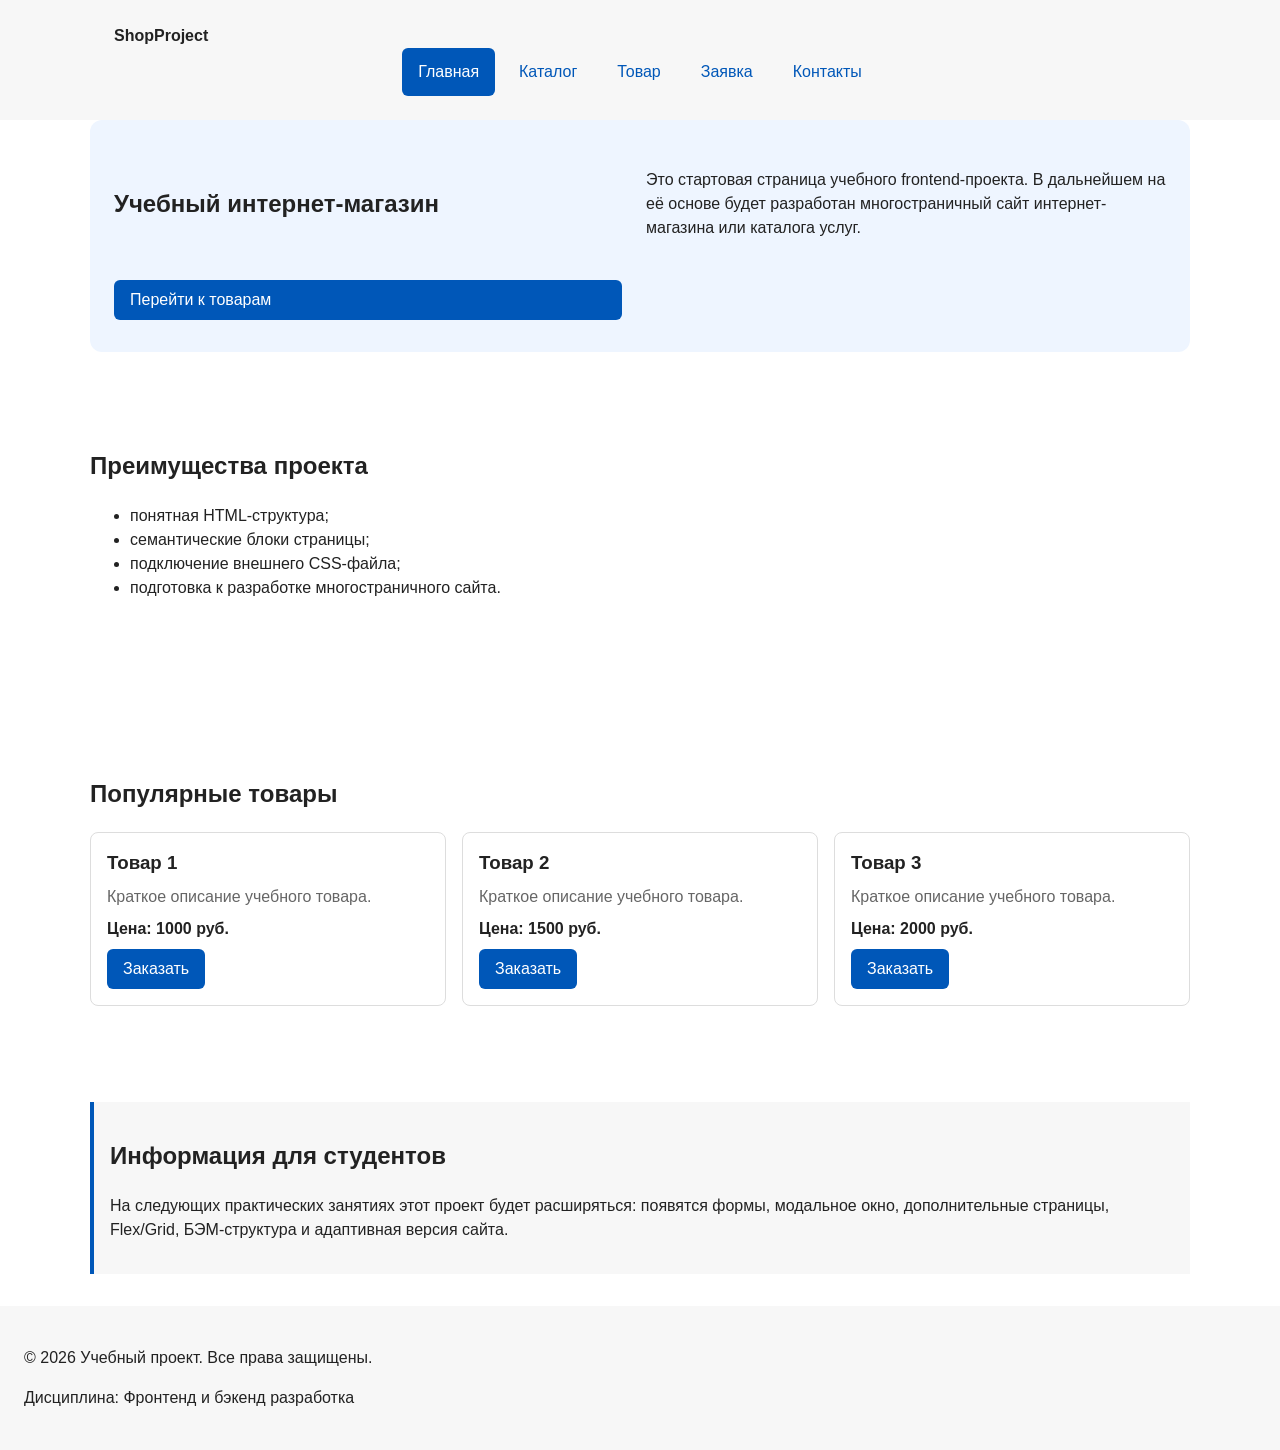
<file: index.html>
<!DOCTYPE html>
<html lang="ru">
<head>
  <meta charset="UTF-8">
  <meta name="viewport" content="width=device-width, initial-scale=1.0">
  <title>Учебный интернет-магазин</title>
  <link rel="stylesheet" href="css/style.css">
  <!-- Подключение адаптивных стилей КР №3 -->
  <link rel="stylesheet" href="css/responsive.css">
  <script src="js/main.js" defer></script>
</head>
<body>
  <!-- Ссылка для пропуска навигации (A11y) -->
  <a class="skip-link" href="#main">Перейти к основному содержимому</a>

  <header class="site-header">
      <div class="site-header__inner">
          <a class="site-header__logo" href="index.html">ShopProject</a>
          <nav class="site-nav" aria-label="Основная навигация">
              <ul class="site-nav__list">
                  <li class="site-nav__item">
                      <!-- Добавлен aria-current="page" -->
                      <a class="site-nav__link site-nav__link--active" href="index.html" aria-current="page">Главная</a>
                  </li>
                  <li class="site-nav__item">
                      <a class="site-nav__link" href="catalog.html">Каталог</a>
                  </li>
                  <li class="site-nav__item">
                      <a class="site-nav__link" href="product.html">Товар</a>
                  </li>
                  <li class="site-nav__item">
                      <a class="site-nav__link" href="order.html">Заявка</a>
                  </li>
                  <li class="site-nav__item">
                      <a class="site-nav__link" href="contacts.html">Контакты</a>
                  </li>
              </ul>
          </nav>
      </div>
  </header>

  <!-- Добавлен id="main" -->
  <main id="main">
      <section class="hero">
          <h1>Учебный интернет-магазин</h1>
          <p>
              Это стартовая страница учебного frontend-проекта.
              В дальнейшем на её основе будет разработан многостраничный сайт интернет-магазина или каталога услуг.
          </p>
          <a class="button button--primary" href="#popular">Перейти к товарам</a>
      </section>

      <section class="section" id="advantages">
          <h2>Преимущества проекта</h2>
          <ul class="advantages-list">
              <li>понятная HTML-структура;</li>
              <li>семантические блоки страницы;</li>
              <li>подключение внешнего CSS-файла;</li>
              <li>подготовка к разработке многостраничного сайта.</li>
          </ul>
      </section>

      <section class="section" id="popular">
          <h2>Популярные товары</h2>

            <div class="products-grid">
              <article class="product-card">
                <h3 class="product-card__title">Товар 1</h3>
                <p class="product-card__description">Краткое описание учебного товара.</p>
                <p class="product-card__price">Цена: 1000 руб.</p>
                <button class="button button--primary product-card__button" type="button" data-product="Товар 1">
                  Заказать
                </button>
              </article>

              <article class="product-card">
                <h3 class="product-card__title">Товар 2</h3>
                <p class="product-card__description">Краткое описание учебного товара.</p>
                <p class="product-card__price">Цена: 1500 руб.</p>
                <button class="button button--primary product-card__button" type="button" data-product="Товар 2">
                  Заказать
                </button>
              </article>

              <article class="product-card">
                <h3 class="product-card__title">Товар 3</h3>
                <p class="product-card__description">Краткое описание учебного товара.</p>
                <p class="product-card__price">Цена: 2000 руб.</p>
                <button class="button button--primary product-card__button" type="button" data-product="Товар 3">
                  Заказать
                </button>
              </article>
            </div>
      </section>

      <aside class="aside-info">
          <h2>Информация для студентов</h2>
          <p>
              На следующих практических занятиях этот проект будет расширяться:
              появятся формы, модальное окно, дополнительные страницы, Flex/Grid,
              БЭМ-структура и адаптивная версия сайта.
          </p>
      </aside>
  </main>

  <footer id="contacts">
      <p>&copy; 2026 Учебный проект. Все права защищены.</p>
      <p>Дисциплина: Фронтенд и бэкенд разработка</p>
  </footer>

  <dialog class="order-dialog" id="order-dialog" aria-labelledby="order-dialog-title">
      <h2 class="order-dialog__title" id="order-dialog-title">Оформление заявки</h2>

      <form class="order-form" id="order-form" action="#" method="post" novalidate>
          <input id="selected-product" name="selected-product" type="hidden">

          <div class="order-form__field">
              <label class="order-form__label" for="order-name">Имя</label>
              <input class="order-form__input" id="order-name" name="name" type="text" placeholder="Введите ваше имя" minlength="2" autocomplete="given-name" required>
          </div>

          <div class="order-form__field">
              <label class="order-form__label" for="order-email">E-mail</label>
              <input class="order-form__input" id="order-email" name="email" type="email" placeholder="example@mail.ru" autocomplete="email" required>
          </div>

          <div class="order-form__field">
              <label class="order-form__label" for="order-phone">Телефон</label>
              <input class="order-form__input" id="order-phone" name="phone" type="tel" inputmode="tel" placeholder="+7 (900) 000-00-00" pattern="^\+7 \(\d{3}\) \d{3}-\d{2}-\d{2}$" required>
              <small>Формат: +7 (900) 000-00-00</small>
          </div>

          <div class="order-form__field">
              <label class="order-form__label" for="order-date">Дата связи</label>
              <input class="order-form__input" id="order-date" name="date" type="date">
          </div>

          <div class="order-form__field">
              <label class="order-form__label" for="order-topic">Тема заявки</label>
              <select class="order-form__select" id="order-topic" name="topic" required>
                  <option value="">Выберите тему</option>
                  <option value="product">Заказ товара</option>
                  <option value="consultation">Консультация</option>
                  <option value="delivery">Доставка</option>
              </select>
          </div>

          <div class="order-form__field">
              <label class="order-form__label" for="order-comment">Комментарий</label>
              <textarea class="order-form__textarea" id="order-comment" name="comment" rows="4" placeholder="Укажите дополнительную информацию"></textarea>
          </div>

          <div class="order-form__field order-form__field--checkbox">
              <label>
                  <input id="order-agreement" name="agreement" type="checkbox" required>
                  Я согласен на обработку данных
              </label>
          </div>

          <div class="order-form__actions">
              <!-- Добавлен aria-label для доступности -->
              <button class="button button--secondary" type="button" id="close-order-dialog" aria-label="Закрыть модальное окно">Закрыть</button>
              <button class="button button--primary" type="submit">Отправить заявку</button>
          </div>
      </form>
  </dialog>

  <p class="success-message" id="success-message" hidden>
      Форма успешно отправлена!
  </p>
</body>
</html>
</file>
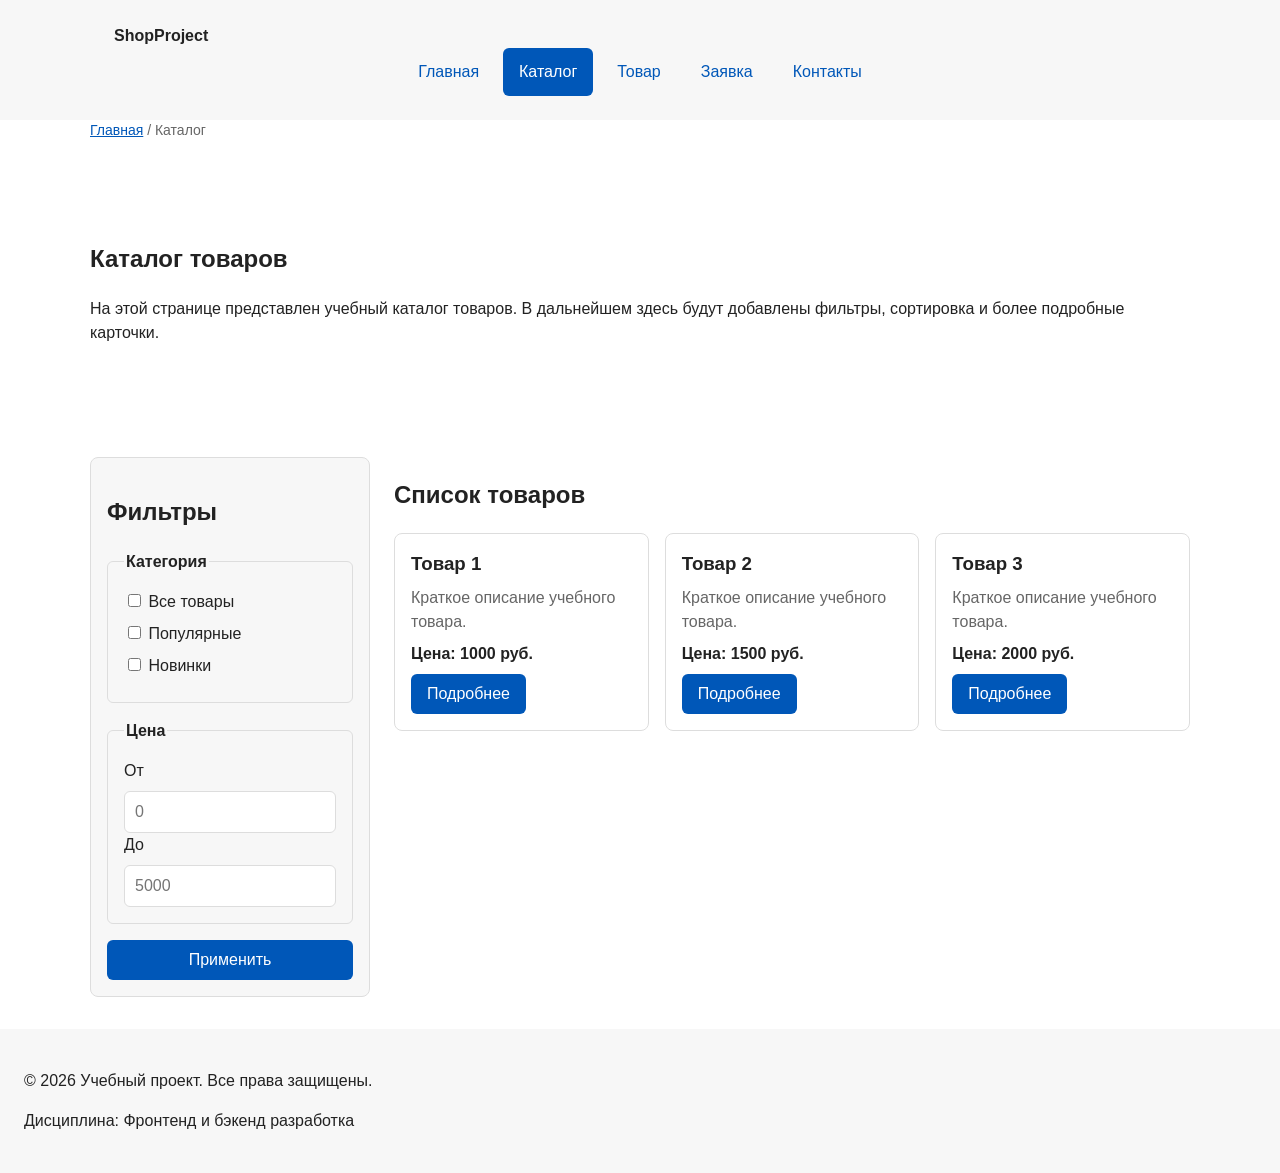
<file: catalog.html>
<!DOCTYPE html>
<html lang="ru">
<head>
  <meta charset="UTF-8">
  <meta name="viewport" content="width=device-width, initial-scale=1.0">
  <meta name="description" content="Каталог товаров учебного интернет-магазина.">
  <title>Каталог товаров — Учебный интернет-магазин</title>
  <link rel="stylesheet" href="css/style.css">
  <!-- Подключение адаптивных стилей КР №3 -->
  <link rel="stylesheet" href="css/responsive.css">
</head>
<body>
  <!-- Ссылка для пропуска навигации (A11y) -->
  <a class="skip-link" href="#main">Перейти к основному содержимому</a>

  <header class="site-header">
      <div class="site-header__inner">
          <a class="site-header__logo" href="index.html">ShopProject</a>
          <nav class="site-nav" aria-label="Основная навигация">
              <ul class="site-nav__list">
                  <li class="site-nav__item">
                      <a class="site-nav__link" href="index.html">Главная</a>
                  </li>
                  <li class="site-nav__item">
                      <!-- Добавлен aria-current="page" -->
                      <a class="site-nav__link site-nav__link--active" href="catalog.html" aria-current="page">Каталог</a>
                  </li>
                  <li class="site-nav__item">
                      <a class="site-nav__link" href="product.html">Товар</a>
                  </li>
                  <li class="site-nav__item">
                      <a class="site-nav__link" href="order.html">Заявка</a>
                  </li>
                  <li class="site-nav__item">
                      <a class="site-nav__link" href="contacts.html">Контакты</a>
                  </li>
              </ul>
          </nav>
      </div>
  </header>

  <!-- Добавлен id="main" -->
  <main id="main">
    <!-- Исправленные хлебные крошки (БЭМ) -->
    <nav class="breadcrumbs" aria-label="Хлебные крошки">
      <a class="breadcrumbs__link" href="index.html">Главная</a>
      <span class="breadcrumbs__current">Каталог</span>
    </nav>

    <section class="section">
      <h1>Каталог товаров</h1>
      <p>
        На этой странице представлен учебный каталог товаров.
        В дальнейшем здесь будут добавлены фильтры, сортировка и более
        подробные карточки.
      </p>
    </section>
    
    <section class="catalog-layout">
      <aside class="catalog-filters">
        <h2>Фильтры</h2>

        <form class="filters-form" action="#" method="get">
          <fieldset>
            <legend>Категория</legend>
            <label>
              <input type="checkbox" name="category" value="all">
              Все товары
            </label>
            <label>
              <input type="checkbox" name="category" value="popular">
              Популярные
            </label>
            <label>
              <input type="checkbox" name="category" value="new">
              Новинки
            </label>
          </fieldset>

          <fieldset>
            <legend>Цена</legend>
            <label for="price-from">От</label>
            <input id="price-from" name="price-from" type="number" min="0" placeholder="0">
            <label for="price-to">До</label>
            <input id="price-to" name="price-to" type="number" min="0" placeholder="5000">
          </fieldset>

          <!-- Модификатор для кнопки -->
          <button class="button button--primary" type="submit">Применить</button>
        </form>
      </aside>

      <section class="catalog-products">
        <h2>Список товаров</h2>

        <div class="products-grid">
          
          <!-- Товар 1 -->
          <article class="product-card">
            <h3 class="product-card__title">Товар 1</h3>
            <p class="product-card__description">Краткое описание учебного товара.</p>
            <p class="product-card__price">Цена: 1000 руб.</p>
            <a class="button button--primary product-card__button" href="product.html">Подробнее</a>
          </article>

          <!-- Товар 2 -->
          <article class="product-card">
            <h3 class="product-card__title">Товар 2</h3>
            <p class="product-card__description">Краткое описание учебного товара.</p>
            <p class="product-card__price">Цена: 1500 руб.</p>
            <a class="button button--primary product-card__button" href="product.html">Подробнее</a>
          </article>

          <!-- Товар 3 -->
          <article class="product-card">
            <h3 class="product-card__title">Товар 3</h3>
            <p class="product-card__description">Краткое описание учебного товара.</p>
            <p class="product-card__price">Цена: 2000 руб.</p>
            <a class="button button--primary product-card__button" href="product.html">Подробнее</a>
          </article>

        </div>
      </section>
    </section>
  </main>

  <footer>
    <p>&copy; 2026 Учебный проект. Все права защищены.</p>
    <p>Дисциплина: Фронтенд и бэкенд разработка</p>
  </footer>
</body>
</html>
</file>
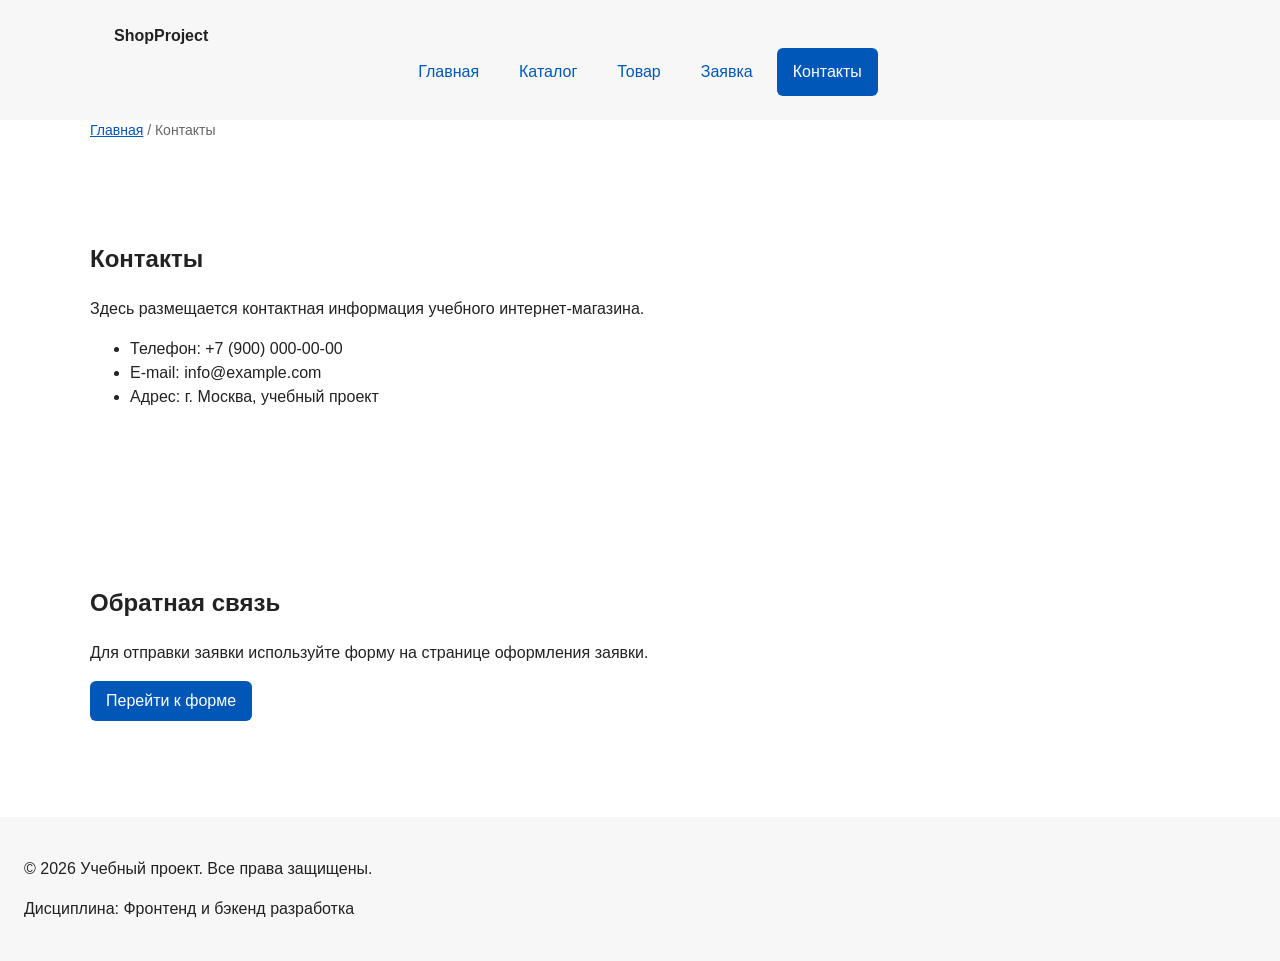
<file: contacts.html>
<!DOCTYPE html>
<html lang="ru">
<head>
  <meta charset="UTF-8">
  <meta name="viewport" content="width=device-width, initial-scale=1.0">
  <meta name="description" content="Контактная информация учебного интернет-магазина.">
  <title>Контакты — Учебный интернет-магазин</title>
  <link rel="stylesheet" href="css/style.css">
  <!-- Подключение адаптивных стилей КР №3 -->
  <link rel="stylesheet" href="css/responsive.css">
</head>
<body>
  <!-- Ссылка для пропуска навигации (A11y) -->
  <a class="skip-link" href="#main">Перейти к основному содержимому</a>

  <header class="site-header">
      <div class="site-header__inner">
          <a class="site-header__logo" href="index.html">ShopProject</a>
          <nav class="site-nav" aria-label="Основная навигация">
              <ul class="site-nav__list">
                  <li class="site-nav__item">
                      <a class="site-nav__link" href="index.html">Главная</a>
                  </li>
                  <li class="site-nav__item">
                      <a class="site-nav__link" href="catalog.html">Каталог</a>
                  </li>
                  <li class="site-nav__item">
                      <a class="site-nav__link" href="product.html">Товар</a>
                  </li>
                  <li class="site-nav__item">
                      <a class="site-nav__link" href="order.html">Заявка</a>
                  </li>
                  <li class="site-nav__item">
                      <!-- Добавлен aria-current="page" -->
                      <a class="site-nav__link site-nav__link--active" href="contacts.html" aria-current="page">Контакты</a>
                  </li>
              </ul>
          </nav>
      </div>
  </header>

  <!-- Добавлен id="main" -->
  <main id="main">
    <!-- Исправленные хлебные крошки (БЭМ) -->
    <nav class="breadcrumbs" aria-label="Хлебные крошки">
      <a class="breadcrumbs__link" href="index.html">Главная</a>
      <span class="breadcrumbs__current">Контакты</span>
    </nav>

    <section class="section">
      <h1>Контакты</h1>
      <p>
        Здесь размещается контактная информация учебного интернет-магазина.
      </p>

      <ul>
        <li>Телефон: +7 (900) 000-00-00</li>
        <li>E-mail: info@example.com</li>
        <li>Адрес: г. Москва, учебный проект</li>
      </ul>
    </section>

    <section class="section" id="feedback">
      <h2>Обратная связь</h2>
      <p>
        Для отправки заявки используйте форму на странице оформления заявки.
      </p>
      <!-- Обновили ссылку и класс кнопки -->
      <a class="button button--primary" href="order.html">Перейти к форме</a>
    </section>
  </main>

  <footer>
    <p>&copy; 2026 Учебный проект. Все права защищены.</p>
    <p>Дисциплина: Фронтенд и бэкенд разработка</p>
  </footer>
</body>
</html>
</file>
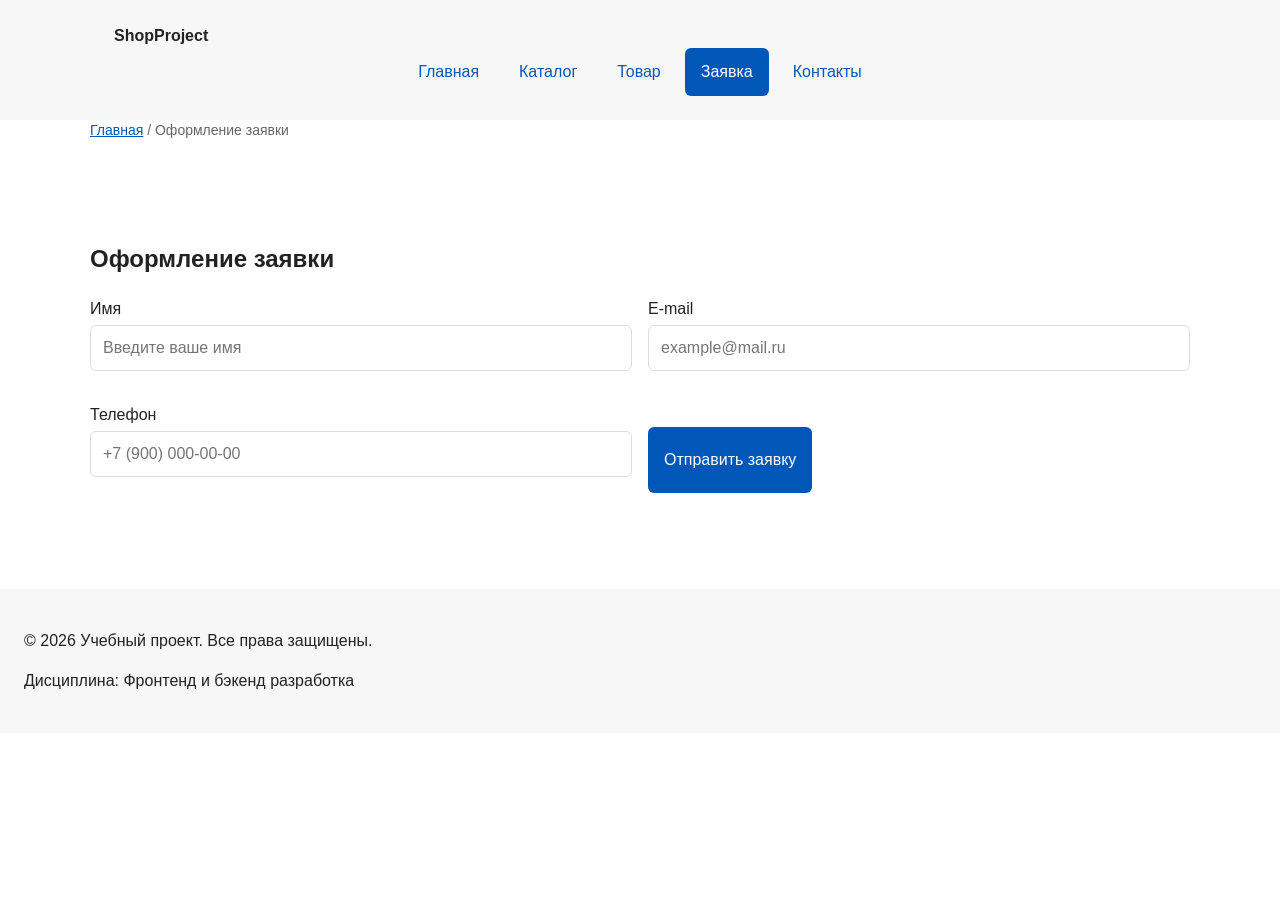
<file: order.html>
<!DOCTYPE html>
<html lang="ru">
<head>
  <meta charset="UTF-8">
  <meta name="viewport" content="width=device-width, initial-scale=1.0">
  <meta name="description" content="Оформление заявки в учебном интернет-магазине.">
  <title>Оформление заявки — Учебный интернет-магазин</title>
  <link rel="stylesheet" href="css/style.css">
  <!-- Подключение адаптивных стилей КР №3 -->
  <link rel="stylesheet" href="css/responsive.css">
</head>
<body>
  <header class="site-header">
      <div class="site-header__inner">
          <a class="site-header__logo" href="index.html">ShopProject</a>
          <nav class="site-nav" aria-label="Основная навигация">
              <ul class="site-nav__list">
                  <li class="site-nav__item"><a class="site-nav__link" href="index.html">Главная</a></li>
                  <li class="site-nav__item"><a class="site-nav__link" href="catalog.html">Каталог</a></li>
                  <li class="site-nav__item"><a class="site-nav__link" href="product.html">Товар</a></li>
                  <li class="site-nav__item"><a class="site-nav__link site-nav__link--active" href="order.html">Заявка</a></li>
                  <li class="site-nav__item"><a class="site-nav__link" href="contacts.html">Контакты</a></li>
              </ul>
          </nav>
      </div>
  </header>
 
  <main>
    <nav class="breadcrumbs" aria-label="Хлебные крошки">
      <a class="breadcrumbs__link" href="index.html">Главная</a>
      <span class="breadcrumbs__current">Оформление заявки</span>
    </nav>

    <section class="section">
      <h1>Оформление заявки</h1>
      
      <!-- Сюда мы вставим форму, которую вы делали в модальном окне -->
      <form class="order-form" action="#" method="post" novalidate>
          
          <div class="order-form__field">
              <label class="order-form__label" for="order-name">Имя</label>
              <input class="order-form__input" id="order-name" name="name" type="text" placeholder="Введите ваше имя" required>
          </div>

          <div class="order-form__field">
              <label class="order-form__label" for="order-email">E-mail</label>
              <input class="order-form__input" id="order-email" name="email" type="email" placeholder="example@mail.ru" required>
          </div>

          <div class="order-form__field">
              <label class="order-form__label" for="order-phone">Телефон</label>
              <input class="order-form__input" id="order-phone" name="phone" type="tel" placeholder="+7 (900) 000-00-00">
          </div>

          <div class="order-form__actions">
              <button class="button button--primary" type="submit">Отправить заявку</button>
          </div>
      </form>

    </section>
  </main>
 
  <footer>
    <p>&copy; 2026 Учебный проект. Все права защищены.</p>
    <p>Дисциплина: Фронтенд и бэкенд разработка</p>
  </footer>
</body>
</html>
</file>
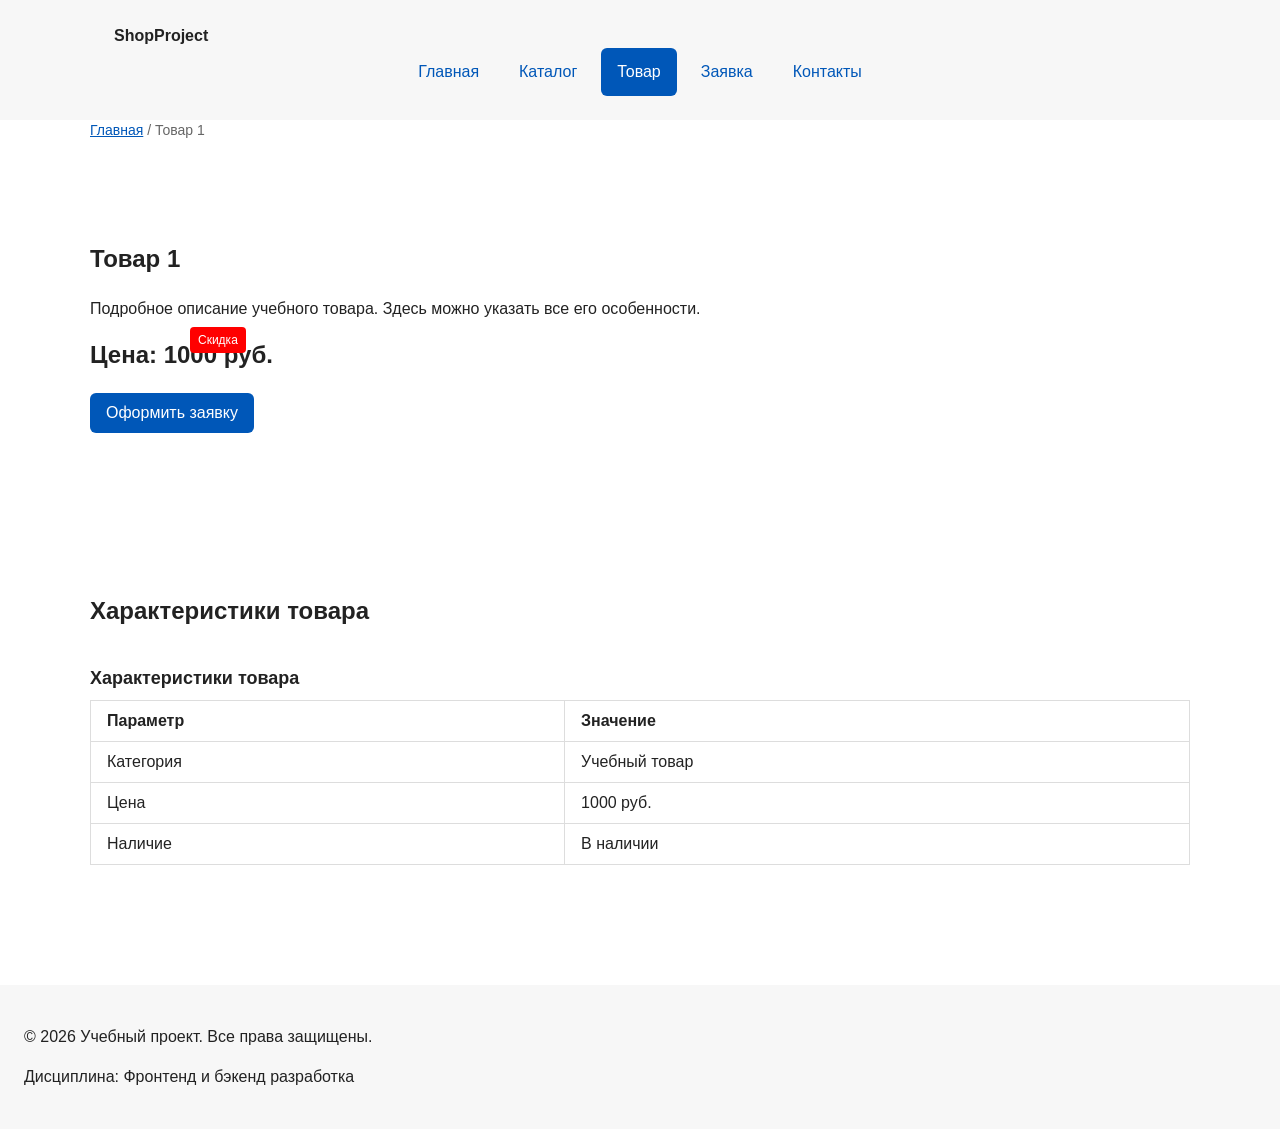
<file: product.html>
<!DOCTYPE html>
<html lang="ru">
<head>
  <meta charset="UTF-8">
  <meta name="viewport" content="width=device-width, initial-scale=1.0">
  <meta name="description" content="Страница товара учебного интернет-магазина.">
  <title>Товар 1 — Учебный интернет-магазин</title>
  <link rel="stylesheet" href="css/style.css">
  <!-- Подключение адаптивных стилей КР №3 -->
  <link rel="stylesheet" href="css/responsive.css">
</head>
<body>
  <!-- Ссылка для пропуска навигации (A11y) -->
  <a class="skip-link" href="#main">Перейти к основному содержимому</a>

  <header class="site-header">
      <div class="site-header__inner">
          <a class="site-header__logo" href="index.html">ShopProject</a>
          <nav class="site-nav" aria-label="Основная навигация">
              <ul class="site-nav__list">
                  <li class="site-nav__item"><a class="site-nav__link" href="index.html">Главная</a></li>
                  <li class="site-nav__item"><a class="site-nav__link" href="catalog.html">Каталог</a></li>
                  <li class="site-nav__item">
                      <!-- Добавлен aria-current="page" -->
                      <a class="site-nav__link site-nav__link--active" href="product.html" aria-current="page">Товар</a>
                  </li>
                  <li class="site-nav__item"><a class="site-nav__link" href="order.html">Заявка</a></li>
                  <li class="site-nav__item"><a class="site-nav__link" href="contacts.html">Контакты</a></li>
              </ul>
          </nav>
      </div>
  </header>
 
  <!-- Добавлен id="main" -->
  <main id="main">
    <nav class="breadcrumbs" aria-label="Хлебные крошки">
      <a class="breadcrumbs__link" href="index.html">Главная</a>
      <span class="breadcrumbs__current">Товар 1</span>
    </nav>

    <section class="section">
      <h1>Товар 1</h1>
      <p>Подробное описание учебного товара. Здесь можно указать все его особенности.</p>
      
      <!-- Блок с позиционированием (Этап 10 методички) -->
      <div style="position: relative; margin-bottom: 20px;">
        <p style="font-weight: bold; font-size: 24px; margin: 0;">Цена: 1000 руб.</p>
        <span style="position: absolute; top: -10px; left: 100px; background: red; color: white; padding: 4px 8px; border-radius: 4px; font-size: 12px;">Скидка</span>
      </div>

      <a class="button button--primary" href="order.html">Оформить заявку</a>
    </section>

    <!-- Таблица (Этап 8 методички) -->
    <section class="section">
      <h2>Характеристики товара</h2>
      
      <!-- Обертка для адаптивности таблицы (Этап 16) -->
      <div class="table-wrapper">
        <table class="product-table">
          <caption>Характеристики товара</caption>
          <thead>
            <tr>
              <th>Параметр</th>
              <th>Значение</th>
            </tr>
          </thead>
          <tbody>
            <tr>
              <td>Категория</td>
              <td>Учебный товар</td>
            </tr>
            <tr>
              <td>Цена</td>
              <td>1000 руб.</td>
            </tr>
            <tr>
              <td>Наличие</td>
              <td>В наличии</td>
            </tr>
          </tbody>
        </table>
      </div>

    </section>
  </main>
 
  <footer>
    <p>&copy; 2026 Учебный проект. Все права защищены.</p>
    <p>Дисциплина: Фронтенд и бэкенд разработка</p>
  </footer>
</body>
</html>
</file>
<file: css/style.css>
/* ==========================================
   1. Переменные проекта
   ========================================== */
:root {
  --color-bg: #ffffff;
  --color-text: #222222;
  --color-muted: #666666;
  --color-primary: #0057b8;
  --color-primary-dark: #003f86;
  --color-border: #dddddd;
  --color-surface: #f7f7f7;
  --color-surface-accent: #eef5ff;
  --color-danger: #b00020;
  --color-success: #168a2f;
  --color-success-bg: #eefaf0;
  --color-white: #ffffff;

  --space-xs: 4px;
  --space-sm: 8px;
  --space-md: 16px;
  --space-lg: 24px;
  --space-xl: 32px;

  --radius-sm: 6px;
  --radius-md: 8px;
  --radius-lg: 12px;

  --container-width: 1100px;
}

/* ==========================================
   2. Базовые стили
   ========================================== */
* {
  box-sizing: border-box;
}

html {
  scroll-behavior: smooth;
}

body {
  margin: 0;
  font-family: Arial, sans-serif;
  line-height: 1.5;
  color: var(--color-text);
  background-color: var(--color-bg);
}

/* ==========================================
   3. Общие элементы интерфейса
   ========================================== */

a {
  color: var(--color-primary);
}

a:hover {
  color: var(--color-primary-dark);
}

a:focus-visible {
  outline: 2px solid var(--color-primary);
  outline-offset: 3px;
}

/* --- Кнопки --- */
.button {
  display: inline-block;
  padding: var(--space-sm) var(--space-md);
  border: none;
  border-radius: var(--radius-sm);
  font: inherit;
  text-decoration: none;
  cursor: pointer;
}

.button--primary {
  color: var(--color-white);
  background-color: var(--color-primary);
}

.button--primary:hover {
  background-color: var(--color-primary-dark);
}

.button--secondary {
  color: var(--color-primary);
  background-color: transparent;
  border: 1px solid var(--color-primary);
}

.button--secondary:hover {
  color: var(--color-white);
  background-color: var(--color-primary);
}

.button:focus-visible {
  outline: 2px solid var(--color-primary);
  outline-offset: 3px;
}

.button:disabled,
.button--disabled {
  opacity: 0.6;
  cursor: not-allowed;
}

:target {
  outline: 2px dashed var(--color-primary);
  outline-offset: 4px;
}

/* ==========================================
   4. Компоненты страницы
   ========================================== */

footer {
  padding: var(--space-lg);
  background-color: var(--color-surface);
}

/* --- Шапка сайта --- */
.site-header {
  background-color: var(--color-surface);
}

.site-header__inner {
  max-width: var(--container-width);
  margin: 0 auto;
  padding: var(--space-lg);
}

.site-header__logo {
  font-weight: 700;
  color: var(--color-text);
  text-decoration: none;
}

.site-nav__list {
  display: flex;
  flex-wrap: wrap;
  justify-content: center;
  align-items: center;
  gap: var(--space-md);
  padding: 0;
  margin: var(--space-md) 0 0;
  list-style: none;
}

.site-nav__link {
  display: inline-block;
  padding: var(--space-sm) var(--space-md);
  color: var(--color-primary);
  text-decoration: none;
  border-radius: var(--radius-sm);
}

.site-nav__link:hover {
  color: var(--color-white);
  background-color: var(--color-primary);
}

.site-nav__link:focus-visible {
  outline: 2px solid var(--color-primary);
  outline-offset: 3px;
}

.site-nav__link--active {
  color: var(--color-white);
  background-color: var(--color-primary);
}

/* --- Hero и Секции --- */
.hero {
  max-width: var(--container-width);
  margin: 0 auto var(--space-xl);
  padding: var(--space-xl) var(--space-lg);
  background-color: var(--color-surface-accent);
  border-radius: var(--radius-lg);
}

.section {
  max-width: var(--container-width);
  margin: 0 auto var(--space-xl);
}

.section h2 {
  margin-top: 0;
}

/* --- Карточки товаров --- */
.products-grid {
  display: grid;
  grid-template-columns: repeat(3, 1fr);
  gap: var(--space-lg);
}

.product-card {
  display: flex;
  flex-direction: column;
  gap: var(--space-sm);
  padding: var(--space-md);
  border: 1px solid var(--color-border);
  border-radius: var(--radius-md);
  background-color: var(--color-bg);
  position: relative; /* Для бейджа */
}

.product-card:hover {
  border-color: var(--color-primary);
}

.product-card__title {
  margin: 0;
  color: var(--color-text);
}

.product-card__description {
  margin: 0;
  color: var(--color-muted);
}

.product-card__price {
  margin: 0;
  font-weight: 700;
}

.product-card__button {
  margin-top: auto;
  align-self: flex-start;
}

/* --- Блок Aside --- */
.aside-info {
  max-width: var(--container-width);
  margin: 0 auto var(--space-xl);
  padding: var(--space-md);
  border-left: 4px solid var(--color-primary);
  background-color: var(--color-surface);
}

/* --- Хлебные крошки --- */
.breadcrumbs {
  max-width: var(--container-width);
  margin: 0 auto var(--space-md);
  font-size: 14px;
  color: var(--color-muted);
}

.breadcrumbs__link {
  color: var(--color-primary);
}

.breadcrumbs__current::before {
  content: " / ";
  color: var(--color-muted);
}

/* --- Каталог --- */
.catalog-layout {
  max-width: var(--container-width);
  margin: 0 auto var(--space-xl);
  display: grid;
  grid-template-columns: 260px 1fr;
  grid-template-areas: "filters products";
  gap: var(--space-lg);
}

.catalog-filters {
  grid-area: filters;
  padding: var(--space-md);
  border: 1px solid var(--color-border);
  border-radius: var(--radius-md);
  background-color: var(--color-surface);
}

.catalog-products {
  grid-area: products;
}

.filters-form {
  display: grid;
  gap: var(--space-md);
}

.filters-form fieldset {
  margin: 0;
  padding: var(--space-md);
  border: 1px solid var(--color-border);
  border-radius: var(--radius-sm);
}

.filters-form legend {
  font-weight: 700;
}

.filters-form label {
  display: block;
  margin-bottom: var(--space-sm);
}

.filters-form input[type="number"] {
  width: 100%;
  padding: 8px 10px;
  border: 1px solid var(--color-border);
  border-radius: var(--radius-sm);
  font: inherit;
}

/* ==========================================
   5. Форма и модальное окно
   ========================================== */

.order-dialog {
  width: min(100% - 32px, 560px);
  padding: var(--space-lg);
  border: none;
  border-radius: var(--radius-lg);
}

.order-dialog::backdrop {
  background-color: rgba(0, 0, 0, 0.5);
}

.order-dialog__title {
  margin-top: 0;
}

.order-form__field {
  margin-bottom: var(--space-md);
}

.order-form__label {
  display: block;
  margin-bottom: var(--space-xs);
}

.order-form__input,
.order-form__select,
.order-form__textarea {
  width: 100%;
  padding: 10px 12px;
  border: 1px solid var(--color-border);
  border-radius: var(--radius-sm);
  font: inherit;
}

.order-form__input[type="checkbox"] {
  width: auto;
}

.order-form__field small {
  display: block;
  margin-top: var(--space-xs);
  color: var(--color-muted);
}

.order-form__input:hover,
.order-form__select:hover,
.order-form__textarea:hover {
  border-color: var(--color-primary);
}

.order-form__input:focus-visible,
.order-form__select:focus-visible,
.order-form__textarea:focus-visible,
.order-form__actions button:focus-visible {
  outline: 2px solid var(--color-primary);
  outline-offset: 3px;
}

[aria-invalid="true"] {
  border-color: var(--color-danger);
}

.order-form__actions {
  display: flex;
  gap: 12px;
  margin-top: var(--space-lg);
}

.success-message {
  max-width: var(--container-width);
  margin: var(--space-lg) auto;
  padding: var(--space-md);
  border-left: 4px solid var(--color-success);
  background-color: var(--color-success-bg);
}

/* ==========================================
   6. Таблица (КР №1)
   ========================================== */
.product-table {
  width: 100%;
  border-collapse: collapse;
  margin-top: var(--space-md);
  margin-bottom: var(--space-lg);
}

.product-table th, 
.product-table td {
  border: 1px solid var(--color-border);
  padding: var(--space-sm) var(--space-md);
  text-align: left;
}

.product-table caption {
  font-weight: bold;
  font-size: 18px;
  margin-bottom: var(--space-sm);
  text-align: left;
  color: var(--color-text);
}
</file>
<file: css/responsive.css>
/*
  Адаптивные стили для контрольной работы №3.
  Подход: Mobile First.
  Базовые стили рассчитаны на мобильный экран.
  Расширения добавляются через min-width медиазапросы.
*/
*, *::before, *::after { box-sizing: border-box; }
html { scroll-behavior: smooth; }
img, video { max-width: 100%; height: auto; }
body { overflow-x: hidden; }

/* --- 1. Контейнеры и секции --- */
.container, .main, .section {
  width: min(100% - 32px, 1200px);
  margin-inline: auto;
}
.section {
  padding-block: clamp(24px, 5vw, 64px);
}

/* --- 2. Навигация --- */
.site-nav__list {
  display: flex;
  flex-direction: column;
  gap: 8px;
  padding: 0;
  margin: 0;
  list-style: none;
}
.site-nav__link {
  display: block;
  padding: 12px 16px;
}
@media (min-width: 768px) {
  .site-nav__list {
    flex-direction: row;
    flex-wrap: wrap;
    align-items: center;
  }
}

/* --- 3. Hero-блок --- */
.hero {
  display: grid;
  gap: 24px;
  align-items: center;
}
.hero__title {
  font-size: clamp(28px, 7vw, 56px);
  line-height: 1.1;
}
@media (min-width: 900px) {
  .hero {
    grid-template-columns: minmax(0, 1fr) minmax(320px, 520px);
  }
}

/* --- 4. Сетка карточек --- */
.products-grid {
  display: grid;
  grid-template-columns: 1fr;
  gap: 16px;
}
@media (min-width: 640px) {
  .products-grid { grid-template-columns: repeat(2, minmax(0, 1fr)); }
}
@media (min-width: 1024px) {
  .products-grid { grid-template-columns: repeat(3, minmax(0, 1fr)); }
}

/* --- 5. Каталог (фильтры) --- */
.catalog-layout {
  display: grid;
  gap: 24px;
}
.catalog-filters {
  order: -1;
}
@media (min-width: 1024px) {
  .catalog-layout {
    grid-template-columns: 280px minmax(0, 1fr);
    align-items: start;
  }
  .catalog-filters {
    position: sticky;
    top: 88px;
    order: initial;
  }
}

/* --- 6. Форма заявки --- */
.order-form {
  display: grid;
  gap: 16px;
}
.order-form__group {
  display: grid;
  gap: 8px;
}
.order-form__input,
.order-form__textarea,
.order-form__select {
  width: 100%;
  min-height: 44px;
  padding: 10px 12px;
  font: inherit;
}
@media (min-width: 768px) {
  .order-form { grid-template-columns: repeat(2, minmax(0, 1fr)); }
  .order-form__group--wide { grid-column: 1 / -1; }
}

/* --- 7. Таблица --- */
.table-wrapper {
  width: 100%;
  overflow-x: auto;
}
.product-table {
  width: 100%;
  min-width: 640px;
  border-collapse: collapse;
}

/* Ссылка для пропуска навигации (A11y) */
.skip-link {
  position: absolute;
  left: 16px;
  top: -100px;
  z-index: 1000;
  padding: 8px 12px;
  color: #ffffff;
  background-color: #111111;
  border-radius: 6px;
  text-decoration: none;
}
.skip-link:focus,
.skip-link:focus-visible {
  top: 16px;
}

/* Улучшенный фокус для клавиатуры */
:focus-visible {
  outline: 3px solid #0057b8;
  outline-offset: 3px;
}
</file>
